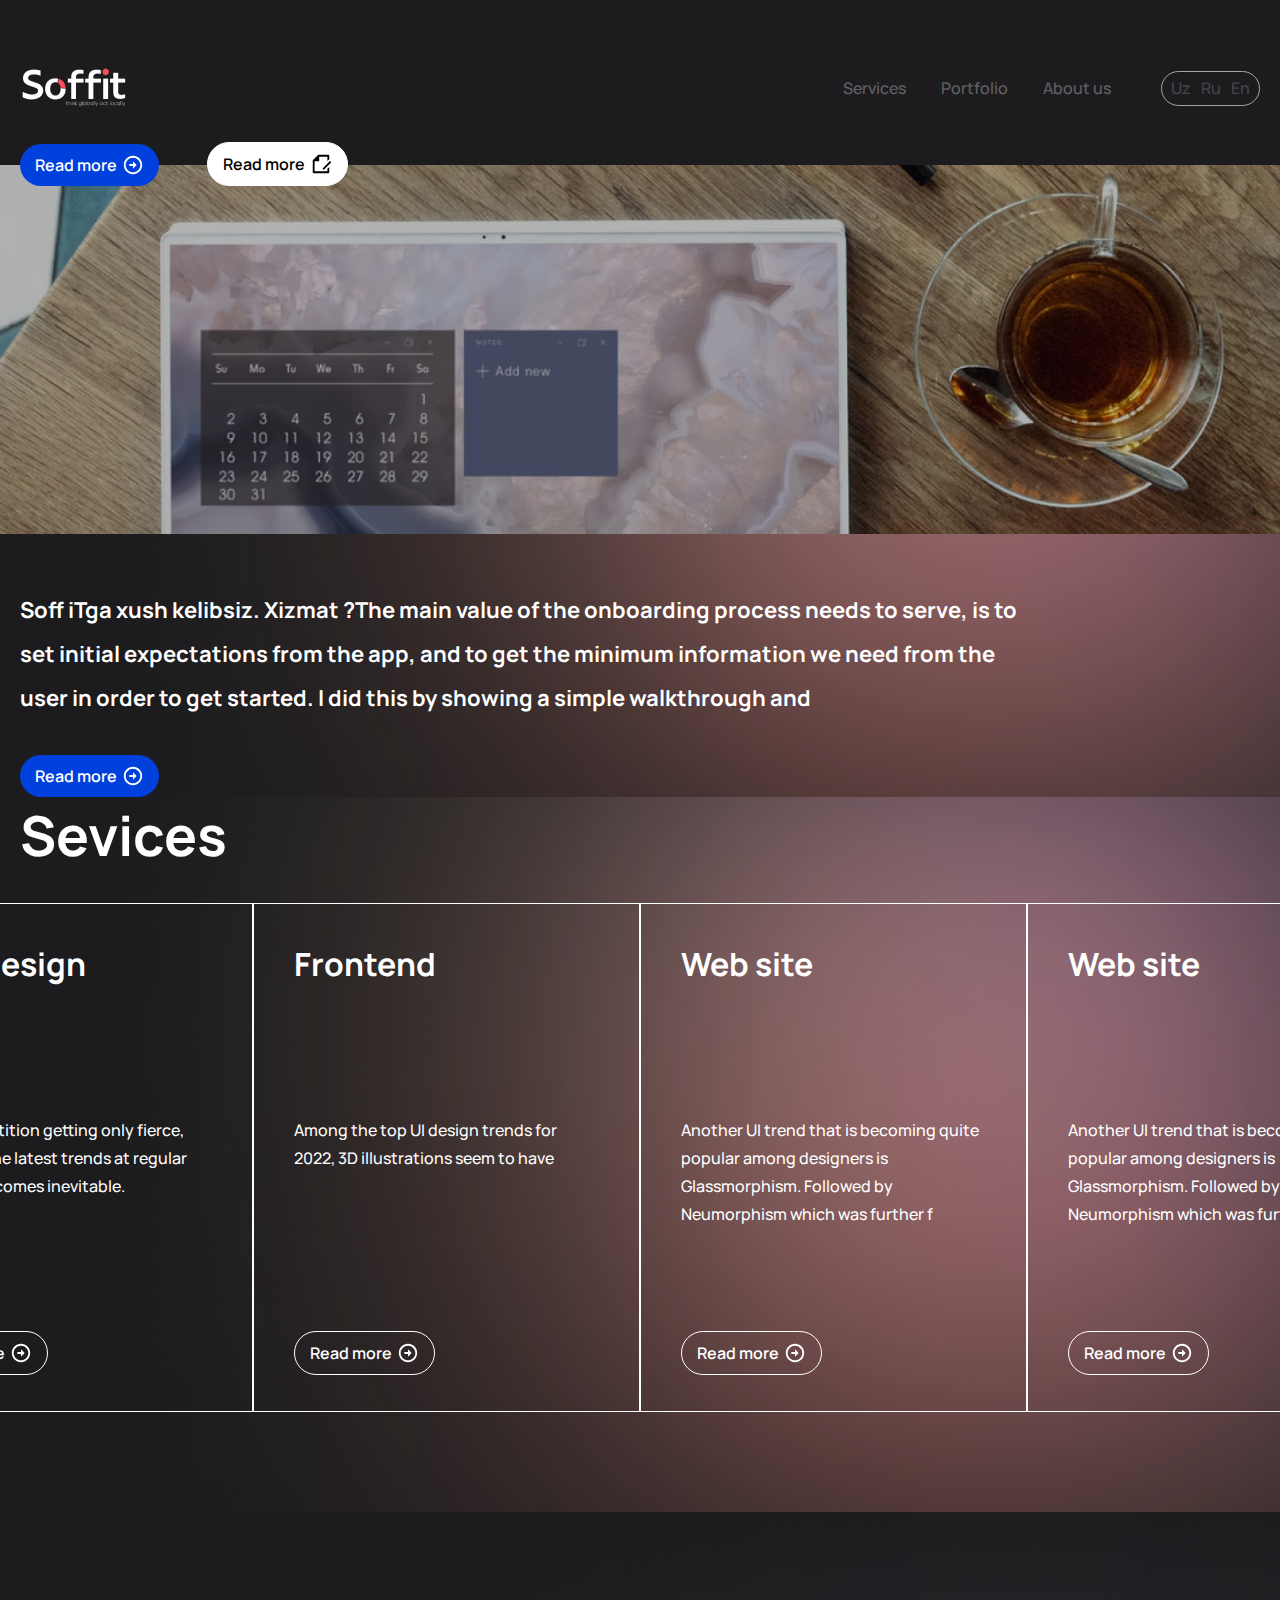
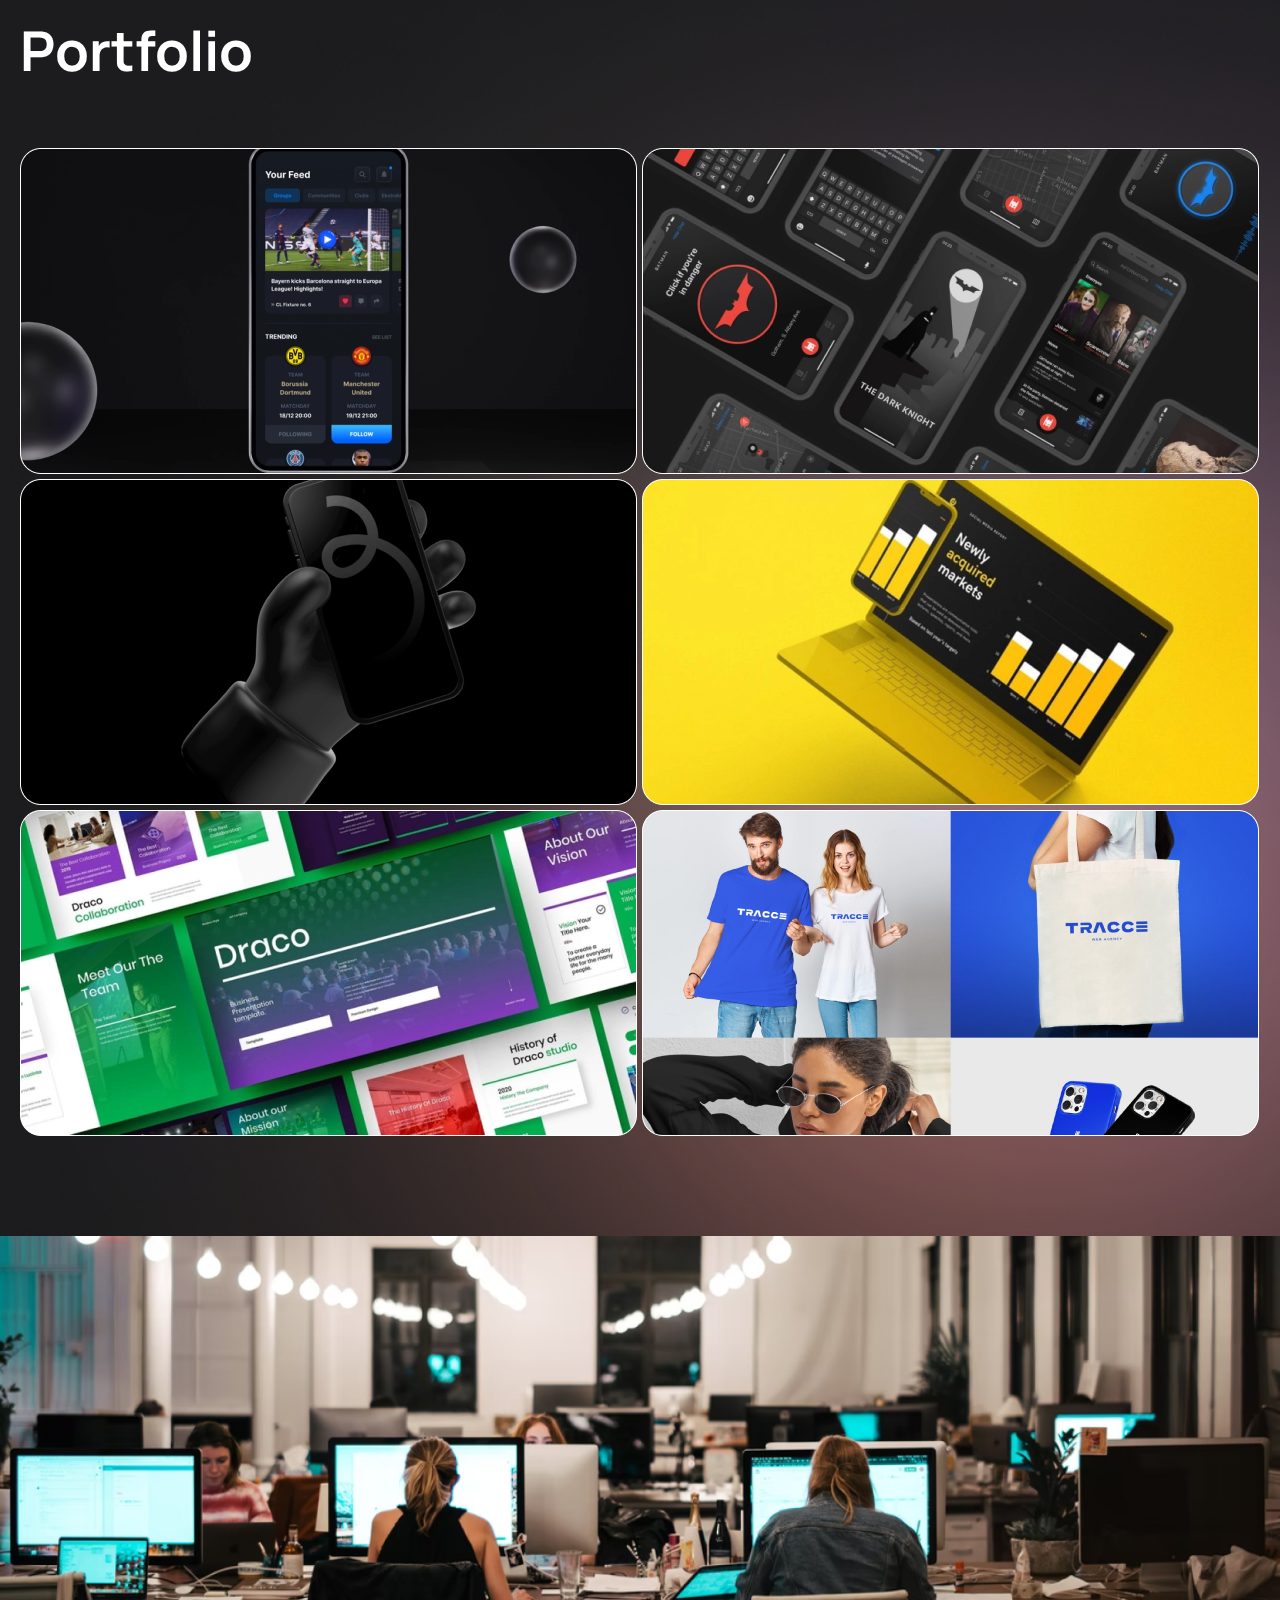
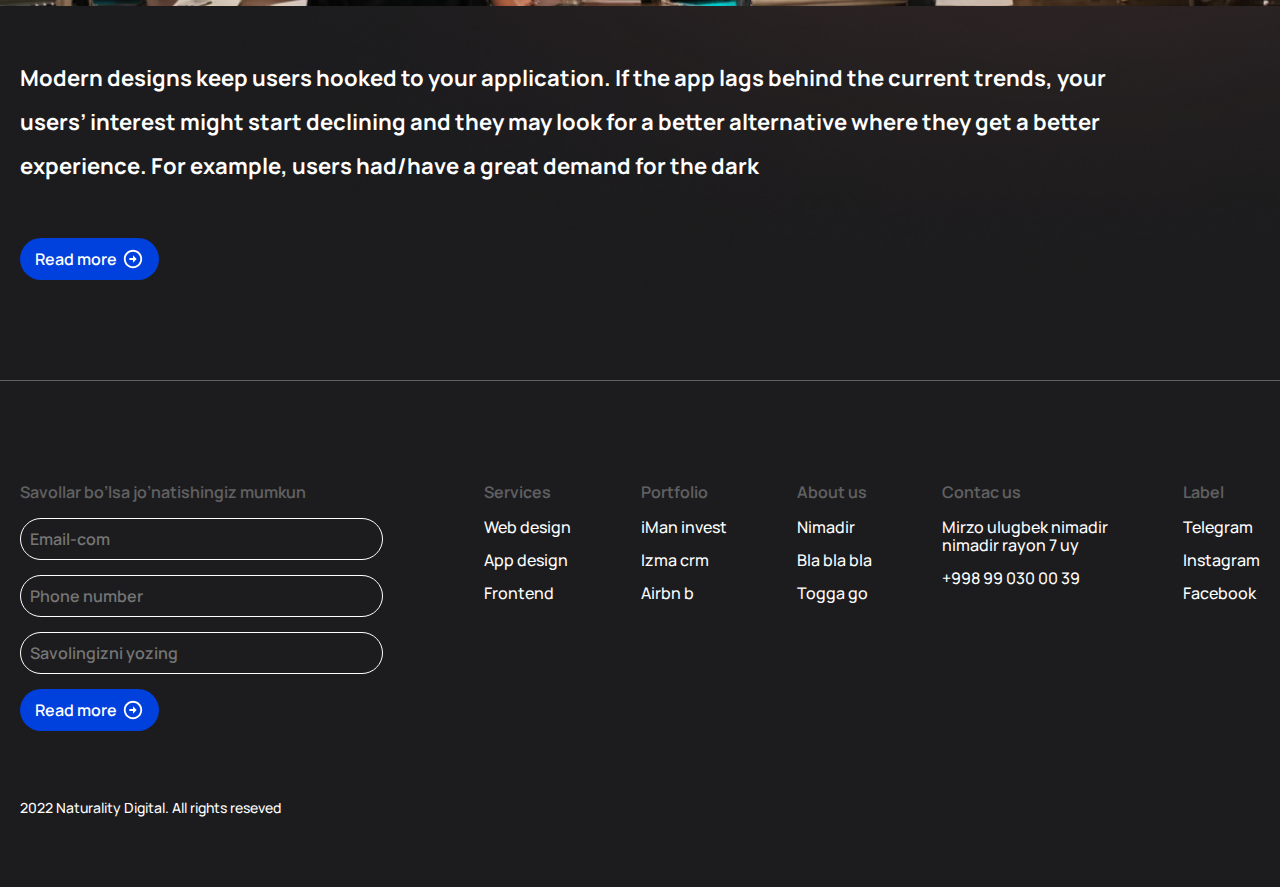
<file: index.html>
<!DOCTYPE html>
<html lang="en">

<head>
    <meta charset="UTF-8">
    <meta name="viewport" content="width=device-width, initial-scale=1.0">
    <title>Soffit-template</title>
    <link rel="stylesheet" href="./css/main.css">
    <link rel="stylesheet" href="./css/media.css">
</head>

<body>
    <header class="site-header">
        <div class="site-header-nav">
            <div class="container d-flex">
                <a href="#!" class="site-logo">
                    <img src="./img/logo-removebg 1.png" alt="" class="logo-img">
                </a>
                <div class="nav-menu">
                    <span class="nav-menu__line"></span>
                </div>
                <div class="site-nav__menu nav">
                    <ul class="site-list">
                        <a href="./services.html" class="site-link">Services</a>
                        <a href="./portfolio.html" class="site-link">Portfolio</a>
                        <a href="./aboutus.html" class="site-link">About us</a>
                    </ul>
                    <div class="site-nav-lan">
                        <a href="#!" class="site-lan">Uz</a>
                        <a href="#!" class="site-lan">Ru</a>
                        <a href="#!" class="site-lan">En</a>
                    </div>
                </div>
            </div>
        </div>
        <div class="site-header__hero">
            <div class="container hero__container">
                <a href="#!" class="hero__btn all-btn">Read more <img src="./img/Frame.svg" alt=""></a>
                <a href="#!" class="site-hero__btn all-btn">Read more <svg xmlns="http://www.w3.org/2000/svg" width="22"
                        height="22" viewBox="0 0 22 22" fill="none">
                        <g clip-path="url(#clip0_0_221)">
                            <path
                                d="M19.25 6.19261L17.4167 8.02595V3.66536H9.16669V8.2487H4.58336V18.332H17.4167V15.8048L19.25 13.9714V19.256C19.2498 19.4973 19.1538 19.7286 18.9831 19.8991C18.8124 20.0696 18.581 20.1654 18.3398 20.1654H3.66027C3.53989 20.1645 3.42086 20.14 3.30996 20.0931C3.19907 20.0463 3.09849 19.9781 3.01396 19.8923C2.92944 19.8066 2.86263 19.7051 2.81734 19.5936C2.77205 19.482 2.74918 19.3627 2.75002 19.2423V7.33203L8.25277 1.83203H18.3315C18.8375 1.83203 19.25 2.24911 19.25 2.74136V6.19261ZM19.9632 8.07178L21.2594 9.36887L14.1295 16.4987L12.8315 16.4969L12.8334 15.2025L19.9632 8.0727V8.07178Z"
                                fill="black" />
                        </g>
                        <defs>
                            <clipPath id="clip0_0_221">
                                <rect width="22" height="22" fill="white" />
                            </clipPath>
                        </defs>
                    </svg></a>
            </div>
            <img src="./img/HEADER-IMG.png" alt="" class="site-hero__img">
            <div class="container site-hero">
                <div class="site-hero__info">
                    <p class="site-hero__text">
                        Soff iTga xush kelibsiz. Xizmat ?The main value of the onboarding process needs to serve, is to
                        set initial expectations from the app, and to get the minimum information we need from the user
                        in order to get started. I did this by showing a simple walkthrough and
                    </p>
                    <a href="#!" class="site-hero-btn all-btn">Read more <img src="./img/Frame.svg" alt=""></a>
                </div>
            </div>
        </div>
    </header>
    <main class="main">
        <section class="sevices-section">
            <div class="container services-con">
                <h2 class=" section-title">Sevices</h2>
            </div>
            <div class="sevices-card">
                <div class=" card">
                    <h2 class="card-title">App design</h2>
                    <p class="card-text">An effective process, method, and offers to cover your daily basis needs with
                        the app</p>
                    <a href="#!" class="site-main-btn all-btn">Read more <img src="./img/Frame.svg" alt=""></a>
                </div>
                <div class="card">
                    <h2 class="card-title">Web design</h2>
                    <p class="card-text">With competition getting only fierce, compiling the latest trends at regular
                        intervals becomes inevitable.</p>
                    <a href="#!" class="site-main-btn">Read more <img src="./img/Frame.svg" alt=""></a>
                </div>
                <div class="card">
                    <h2 class="card-title">Frontend</h2>
                    <p class="card-text">Among the top UI design trends for 2022, 3D illustrations seem to have</p>
                    <a href="#!" class="site-main-btn">Read more <img src="./img/Frame.svg" alt=""></a>
                </div>
                <div class="card">
                    <h2 class="card-title">Web site</h2>
                    <p class="card-text">Another UI trend that is becoming quite popular among designers is
                        Glassmorphism. Followed by Neumorphism which was further f</p>
                    <a href="#!" class="site-main-btn">Read more <img src="./img/Frame.svg" alt=""></a>
                </div>
                <div class="card">
                    <h2 class="card-title">Web site</h2>
                    <p class="card-text">Another UI trend that is becoming quite popular among designers is
                        Glassmorphism. Followed by Neumorphism which was further f</p>
                    <a href="#!" class="site-main-btn">Read more <img src="./img/Frame.svg" alt=""></a>
                </div>
                <div class="card">
                    <h2 class="card-title">Frontend</h2>
                    <p class="card-text">Among the top UI design trends for 2022, 3D illustrations seem to have</p>
                    <a href="#!" class="site-main-btn">Read more <img src="./img/Frame.svg" alt=""></a>
                </div>
            </div>
        </section>
        <section class="portfolio-section">
            <div class="container portifolio-d-flex">
                <h2 class="section-title">Portfolio</h2>
                <div class="portfolio-card">
                    <div class="portifolio-image">
                        <img src="./img/Rectangle 2144.png" alt="404" class="portifolio-img">
                        <div class="portfolio-content">
                            <div class="portfolio-desc">
                                <p class="portfolio-dec__text">Make sure to plan the hierarchy of your project.</p>
                                <a href="#!" class="site-main-btn portfolio-btn">Read more <img src="./img/Frame.svg"
                                        alt="404"></a>
                            </div>
                        </div>
                    </div>
                    <div class="portifolio-image">
                        <img src="./img/Rectangle 2142.png" alt="404" class="portifolio-img">
                        <div class="portfolio-content">
                            <div class="portfolio-desc">
                                <p class="portfolio-dec__text">Make sure to plan the hierarchy of your project.</p>
                                <a href="#!" class="site-main-btn portfolio-btn">Read more <img src="./img/Frame.svg"
                                        alt="404"></a>
                            </div>
                        </div>
                    </div>
                    <div class="portifolio-image">
                        <img src="./img/Rectangle 2143.png" alt="404" class="portifolio-img">
                        <div class="portfolio-content">
                            <div class="portfolio-desc">
                                <p class="portfolio-dec__text">Make sure to plan the hierarchy of your project.</p>
                                <a href="#!" class="site-main-btn portfolio-btn">Read more <img src="./img/Frame.svg"
                                        alt="404"></a>
                            </div>
                        </div>
                    </div>
                    <div class="portifolio-image">
                        <img src="./img/Rectangle 2143 yellow.png" alt="404" class="portifolio-img">
                        <div class="portfolio-content">
                            <div class="portfolio-desc">
                                <p class="portfolio-dec__text">Make sure to plan the hierarchy of your project.</p>
                                <a href="#!" class="site-main-btn portfolio-btn">Read more <img src="./img/Frame.svg"
                                        alt="404"></a>
                            </div>
                        </div>
                    </div>
                    <div class="portifolio-image">
                        <img src="./img/Rectangle 2145.png" alt="404" class="portifolio-img">
                        <div class="portfolio-content">
                            <div class="portfolio-desc">
                                <p class="portfolio-dec__text">Make sure to plan the hierarchy of your project.</p>
                                <a href="#!" class="site-main-btn portfolio-btn">Read more <img src="./img/Frame.svg"
                                        alt="404"></a>
                            </div>
                        </div>
                    </div>
                    <div class="portifolio-image">
                        <img src="./img/Rectangle 2146.png" alt="404" class="portifolio-img">

                        <div class="portfolio-content">
                            <div class="portfolio-desc">
                                <p class="portfolio-dec__text">Make sure to plan the hierarchy of your project.</p>
                                <a href="#!" class="site-main-btn portfolio-btn">Read more <img src="./img/Frame.svg"
                                        alt="404"></a>
                            </div>
                        </div>
                    </div>
                </div>
            </div>
            <div class="portifolio-info">
                <img src="./img/Rectangle 13.png" alt="" class="info-img">
                <div class="container">
                    <p class="info-text">
                        Modern designs keep users hooked to your application. If the app lags behind the current
                        trends, your users’ interest might start declining and they may look for a better
                        alternative where they get a better experience. For example, users had/have a great demand
                        for the dark
                    </p>
                    <a href="#!" class="info-btn all-btn">Read more <img src="./img/Frame.svg" alt=""></a>
                </div>
            </div>
        </section>
    </main>
    <footer class="footer">
        <div class="line"></div>
        <div class="container footer-container">
            <div class="footer-menu">
                <ul class="footer-item">
                    <a href="#!" class="footer-title__link">Services</a>
                    <a href="#!" class="footer-link">Web design</a>
                    <a href="#!" class="footer-link">App design</a>
                    <a href="#!" class="footer-link">Frontend</a>
                </ul>
                <ul class="footer-item">
                    <a href="#!" class="footer-title__link">Portfolio</a>
                    <a href="#!" class="footer-link">iMan invest</a>
                    <a href="#!" class="footer-link">Izma crm</a>
                    <a href="#!" class="footer-link">Airbn b</a>
                </ul>
                <ul class="footer-item">
                    <a href="#!" class="footer-title__link">About us</a>
                    <a href="#!" class="footer-link">Nimadir</a>
                    <a href="#!" class="footer-link">Bla bla bla </a>
                    <a href="#!" class="footer-link">Togga go</a>
                </ul>
                <ul class="footer-item">
                    <a href="#!" class="footer-title__link">Contac us</a>
                    <a href="#!" class="footer-link">Mirzo ulugbek nimadir nimadir rayon 7 uy</a>
                    <a href="#!" class="footer-link">+998 99 030 00 39</a>
                </ul>
                <ul class="footer-item">
                    <a href="#!" class="footer-title__link">Label</a>
                    <a href="#!" class="footer-link">Telegram </a>
                    <a href="#!" class="footer-link">Instagram</a>
                    <a href="#!" class="footer-link">Facebook</a>
                </ul>
            </div>
                <form class="footer-quiz">
                    <a href="#!" class="footer-title__link">Savollar bo’lsa jo’natishingiz mumkun</a>
                    <input type="text" placeholder="Email-com" required class="quiz-input">
                    <input type="text" placeholder="Phone number" required class="quiz-input">
                    <input type="text" placeholder="Savolingizni yozing" required class="quiz-input">
                    <a href="#!" class="all-btn">Read more <img src="./img/Frame.svg" alt=""></a>
                    <p class="footer-text">2022 Naturality Digital. All rights reseved</p>
                </form>
        </div>
    </footer>
</body>

</html>
</file>
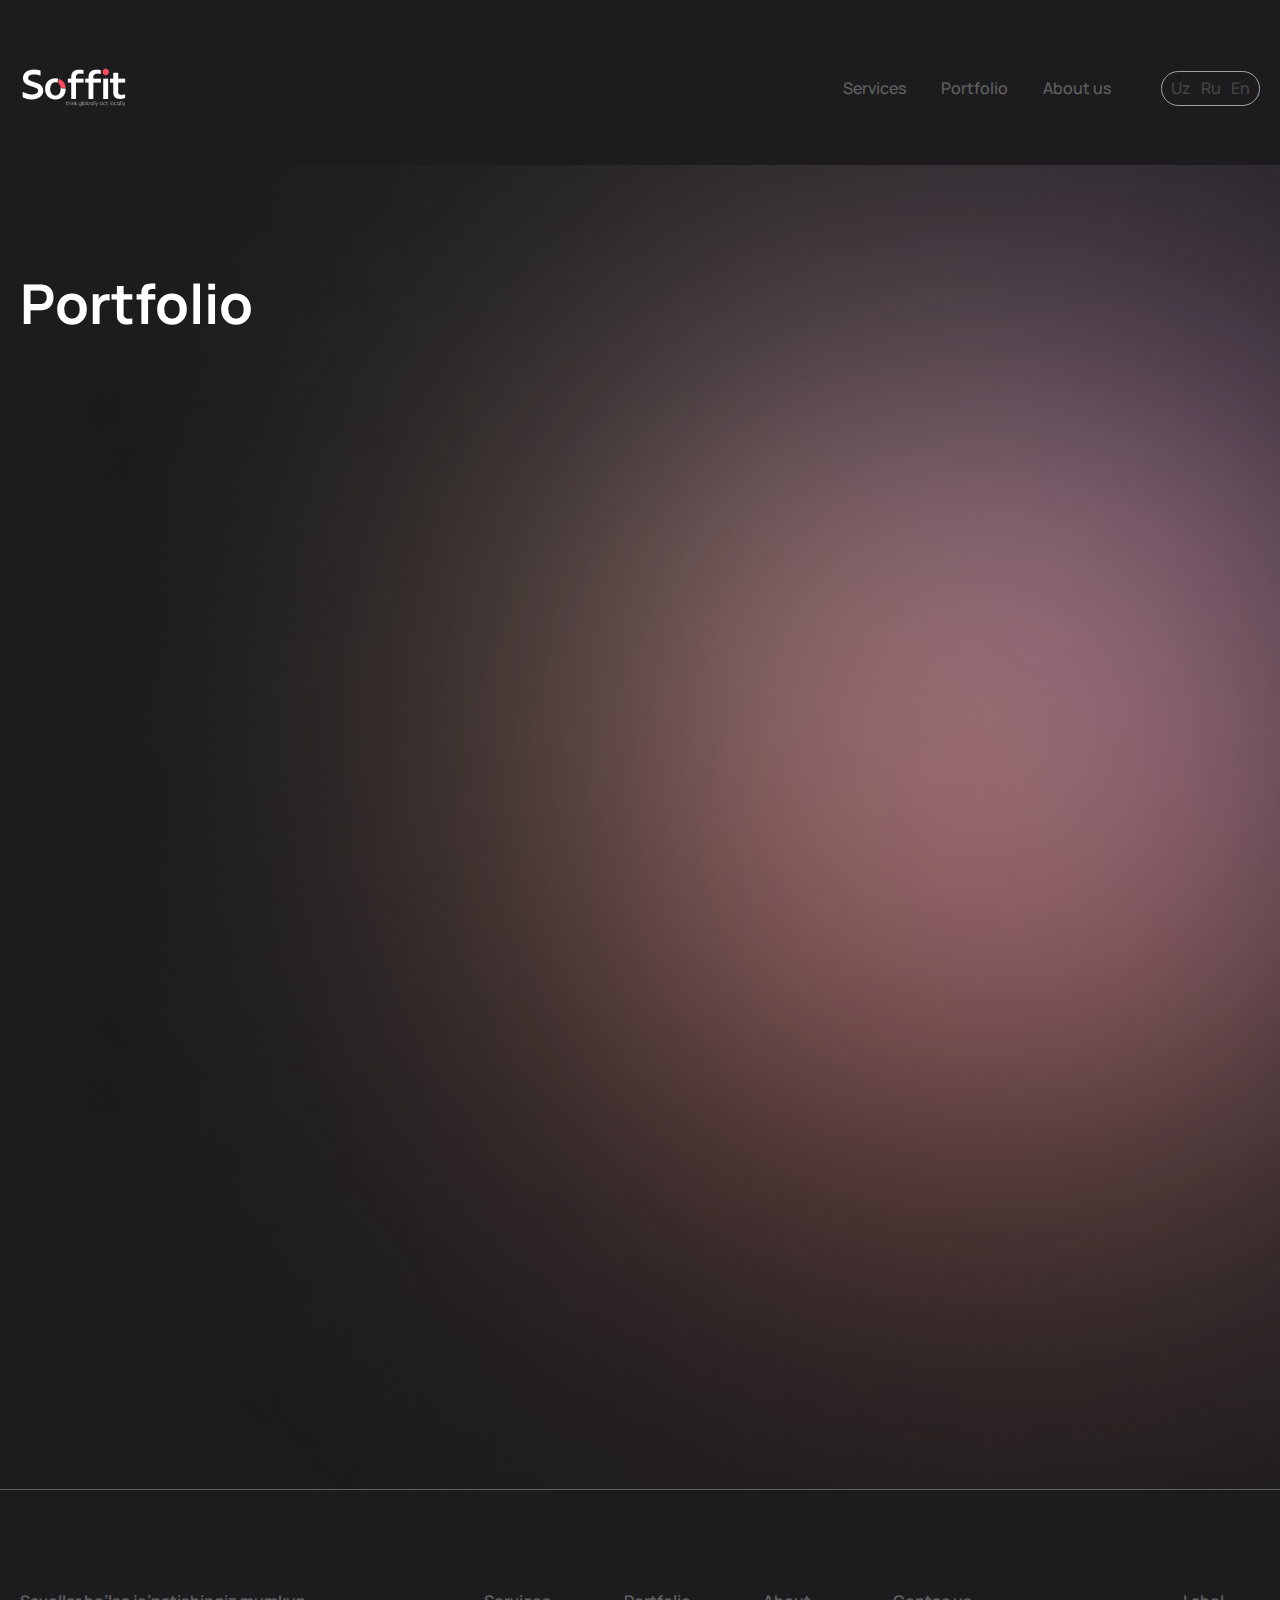
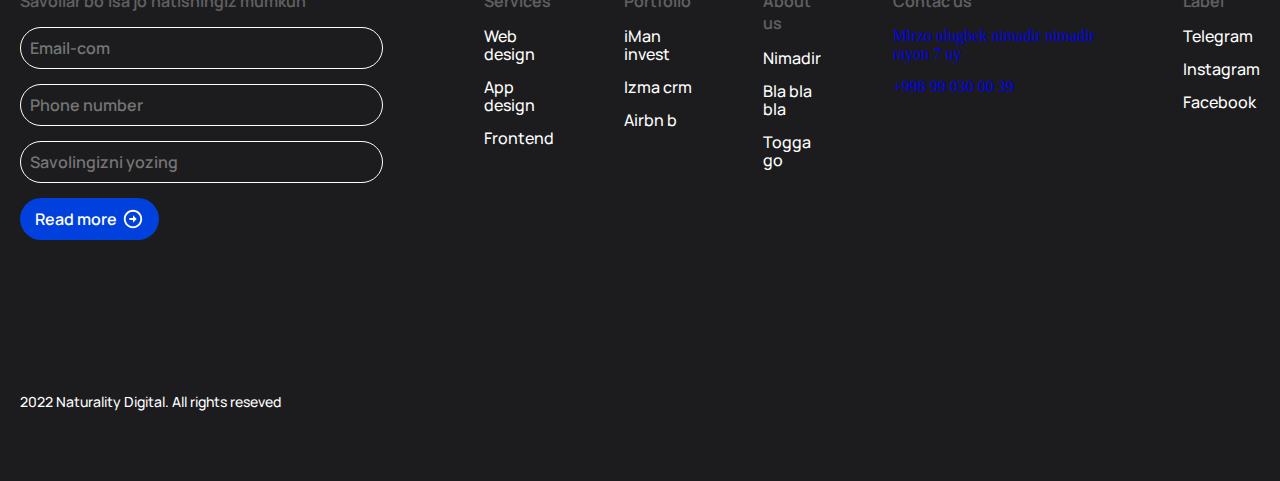
<file: portfolio.html>
<!DOCTYPE html>
<html lang="en">
<head>
    <meta charset="UTF-8">
    <meta name="viewport" content="width=device-width, initial-scale=1.0">
    <title>Document</title>
    <link rel="stylesheet" href="./css/main.css">
    <link rel="stylesheet" href="./css/media.css">
    <link rel="stylesheet" href="./css/about.css">
</head>
<body>
    <header class="site-header">
        <div class="site-header-nav">
            <div class="container d-flex">
                <a href="#!" class="site-logo">
                    <img src="./img/logo-removebg 1.png" alt="" class="logo-img">
                </a>
                <div class="site-nav__menu">
                    <ul class="site-list">
                        <a href="./services.html" class="site-link">Services</a>
                        <a href="./portfolio.html" class="site-link">Portfolio</a>
                        <a href="./aboutus.html" class="site-link">About us</a>
                    </ul>
                    <div class="site-nav-lan">
                        <a href="#!" class="site-lan">Uz</a>
                        <a href="#!" class="site-lan">Ru</a>
                        <a href="#!" class="site-lan">En</a>
                    </div>
                </div>
            </div>
        </div>
    </header>
    <main class="main">
        <section class="portfolio-section">
            <div class="container portifolio-d-flex">
                <h2 class="section-title">Portfolio</h2>
                <div class="portfolio-card">
                    <img src="./img/Rectangle 2144.png" alt="404" class="portifolio-img">
                    <img src="./img/Rectangle 2142.png" alt="404" class="portifolio-img">
                    <img src="./img/Rectangle 2143.png" alt="404" class="portifolio-img">
                    <img src="./img/Rectangle 2143 yellow.png" alt="404" class="portifolio-img">
                    <img src="./img/Rectangle 2145.png" alt="404" class="portifolio-img">
                    <img src="./img/Rectangle 2146.png" alt="404" class="portifolio-img">
                </div>
            </div>
        </section>
    </main>
    <footer class="footer">
        <div class="line"></div>
        <div class="container footer-container">
            <div class="footer-question">
            <form action="" class="footer-quiz">
                <a href="#!" class="footer-title__link">Savollar bo’lsa jo’natishingiz mumkun</a>
                <input type="text" placeholder="Email-com" required class="quiz-input">
                <input type="text" placeholder="Phone number" required class="quiz-input">
                <input type="text" placeholder="Savolingizni yozing" required class="quiz-input">
            </form>
            <a href="#!" class="info-btn all-btn">Read more <img src="./img/Frame.svg" alt=""></a>
            <p class="footer-text">2022 Naturality Digital. All rights reseved</p>
            </div>  
            <div class="footer-menu">
                <ul class="footer-item">
                    <a href="#!" class="footer-title__link">Services</a>
                    <a href="#!" class="footer-link">Web design</a>
                    <a href="#!" class="footer-link">App design</a>
                    <a href="#!" class="footer-link">Frontend</a>
                </ul>
                <ul class="footer-item">
                    <a href="#!" class="footer-title__link">Portfolio</a>
                    <a href="#!" class="footer-link">iMan invest</a>
                    <a href="#!" class="footer-link">Izma crm</a>
                    <a href="#!" class="footer-link">Airbn b</a>
                </ul>
                <ul class="footer-item">
                    <a href="#!" class="footer-title__link">About us</a>
                    <a href="#!" class="footer-link">Nimadir</a>
                    <a href="#!" class="footer-link">Bla bla bla </a>
                    <a href="#!" class="footer-link">Togga go</a>
                </ul>
                <ul class="footer-item">
                    <a href="#!" class="footer-title__link">Contac us</a>
                    <a href="#!" class="footer-link__contac">Mirzo ulugbek nimadir nimadir rayon 7 uy</a>
                    <a href="#!" class="footer-link__contac">+998 99 030 00 39</a>
                </ul>
                <ul class="footer-item">
                    <a href="#!" class="footer-title__link">Label</a>
                    <a href="#!" class="footer-link">Telegram </a>
                    <a href="#!" class="footer-link">Instagram</a>
                    <a href="#!" class="footer-link">Facebook</a>
                </ul>
            </div>
        </div>
    </footer>
</body>
</html>
</file>
<file: css/main.css>
@import url("https://fonts.googleapis.com/css2?family=Manrope:wght@200..800&display=swap");

* {
    margin: 0;
    padding: 0;
    box-sizing: border-box;
}

a {
    text-decoration: none;
}

li {
    list-style: none;
}

:root {
    --dark: #1C1C1E;
    --white: #FFF;
    --blue: #0040DD;
}
body {
    background-color: #000;
}
.all-btn {
    display: inline-flex;
    padding: 10px 15px;
    justify-content: center;
    align-items: center;
    gap: 5px;
    background-color: var(--blue);
    border-radius: 50px;
    color: var(--white);
    font-family: "Manrope";
    font-size: 16px;
    font-weight: 600;
}

.site-header {
    width: 100%;
    background-color: var(--dark);
    padding-top: 65px;
}

.container {
    max-width: 1240px;
    width: 100%;
    margin: auto;
}

.d-flex {
    display: flex;
    justify-content: space-between;
    align-items: center;
    padding-bottom: 85px;
}

.site-header-nav {
    background: var(--dark-blue);
    width: 100%;
    height: 100px;
}

.site-nav__menu {
    display: flex;
    column-gap: 50px;
    align-items: center;
}
.nav {
    display: flex;
}
.site-list {
    display: flex;
    column-gap: 35px;
}

.site-link {
    display: block;
    color: #FFF;
    font-family: "Manrope";
    font-size: 16px;
    font-style: normal;
    font-weight: 500;
    line-height: 23px;
    opacity: 0.3;
    position: relative;
}

.site-nav-lan {
    display: flex;
    align-items: center;
    justify-content: center;
    border-radius: 75px;
    border: 1px solid #FFF;
    column-gap: 10px;
    width: 99px;
    height: 35px;
    opacity: 0.6;
}

.site-lan {
    color: #FFF;
    font-family: "Manrope";
    font-size: 16px;
    font-weight: 500;
    line-height: 23px;
    opacity: 0.3;
    position: relative;
}

.site-lan:active {
    color: var(--white);
    opacity: 1;
}

.hero__container {
    position: relative;
}

.hero__btn {
    position: absolute;
    bottom: -21px;
}

.site-hero__btn {
    position: absolute;
    left: 187px;
    bottom: -21px;
}

.site-header__title {
    color: var(--white);
    font-family: "Manrope";
    font-size: 35px;
    font-weight: 700;
    margin-bottom: 51px;
}

.site-header__hero {
    background: url(../img/Rectangle\ \(1\).png) no-repeat center center/ cover;
}

.site-hero__btn {
    color: #000;
    font-family: Manrope;
    font-size: 16px;
    font-style: normal;
    font-weight: 600;
    line-height: normal;
    border: 1px solid #FFF;
    background: #FFF;
}

.site-hero__img {
    width: 100%;
    padding-bottom: 50px;
}

.site-hero__info {
    display: inline-flex;
    flex-direction: column;
    align-items: flex-start;
    gap: 35px;
}

.site-hero__text {
    width: 1021px;
    color: #FFF;
    font-family: "Manrope";
    font-size: 22px;
    font-weight: 700;
    line-height: 44px;
}

.site-about-text {
    width: 1060px;
    margin-bottom: 66px;
}

.text-color {
    color: #0040DD;
    font-family: "Manrope";
    font-size: 22px;
    font-weight: 700;
    line-height: 44px;
}

/* MAIN START */
.main {
    background: var(--dark);
    /* background: url(../img/Rectangle\ \(1\).png) no-repeat center center/ cover; */
}

.sevices-section {
    background: url(../img/Rectangle\ \(1\).png) no-repeat center center/ cover;

}

.section-title {
    color: var(--white);
    font-family: "Manrope";
    font-size: 55px;
    font-weight: 700;
    padding-bottom: 30px;
}

.sevices-card {
    max-width: 1470px;
    width: 100%;
    margin: auto;
    display: flex;
    justify-content: center;
    overflow-x: auto;
}

.card {
    width: 406px;
    height: 509px;
    padding: 40px;
    border: 1px solid white;
    margin-bottom: 100px;
}

.card:hover {
    background-image: radial-gradient(circle, pink, indigo, yellow, #800080, #0000ff,
            #00ffff, #00ff00);
}

.card-title {
    color: var(--white);
    font-family: "Manrope";
    font-size: 32px;
    font-weight: 700;
    line-height: 40px;
    /* 125% */
}

.card-text {
    width: 305px;
    max-height: 112px;
    height: 112px;
    color: var(--white);
    font-family: "Manrope";
    font-size: 16px;
    font-weight: 500;
    line-height: 28px;
    margin-top: 132px;
}

.site-main-btn {
    display: inline-flex;
    padding: 10px 15px;
    justify-content: center;
    align-items: center;
    gap: 5px;
    border: 1px solid var(--white);
    border-radius: 50px;
    color: var(--white);
    font-family: "Manrope";
    font-size: 16px;
    font-weight: 600;
    margin-top: 103px;
}

.portfolio-section {
    background-color: var(--dark);
    background: url(../img/bg.png) no-repeat center center/ cover;
}

.portifolio-d-flex {
    padding-top: 100px;
}

.portfolio-card {
    width: 100%;
    padding-top: 30px;
    display: flex;
    flex-wrap: wrap;
    gap: 5px;
    padding-bottom: 100px;
}

.portifolio-image {
    width: 617px;
    height: 326px;
    position: relative;
}

.portifolio-img {
    z-index: -1;
}

.portfolio-content {
    width: 100%;
    height: 100%;
    padding-bottom: 30px;
    padding-left: 30px;
    padding-right: 30px;
    border-radius: 21px;
    border: 1px solid var(--white);
    background: linear-gradient(0deg, rgba(124, 124, 124, 0.20) 0%, rgba(124, 124, 124, 0.20) 100%);
    position: absolute;
    top: 0;
    left: 0;
    display: flex;
    flex-direction: column;
    align-items: center;
    justify-content: flex-end;
    opacity: 0;
    transition: .5s;
}

.portfolio-content:hover {
    opacity: 1;
    cursor: pointer;
}

.portfolio-desc {
    padding: 16px 20px;
    display: flex;
    align-items: center;
    column-gap: 112px;
    border-radius: 66px;
    background: rgba(196, 196, 196, 0.10);
    box-shadow: -21.667px 21.667px 21.667px 0px rgba(255, 255, 255, 0.10) inset, 21.667px -21.667px 21.667px 0px rgba(149, 149, 149, 0.10) inset;
    backdrop-filter: blur(21.66666603088379px);
}

.portfolio-dec__text {
    max-width: 256px;
    width: 100%;
    color: var(--white);
    font-family: "Manrope";
    font-size: 20px;
    font-weight: 800;
}
.portfolio-btn {
    margin: 0;
    
}
.portfolio-btn {
    display: inline-flex;
    padding: 10px 15px;
    justify-content: center;
    align-items: center;
    gap: 5px;
    border-radius: 50px;
    font-size: 10px;
    font-weight: 400;
}

.portifolio-info {
    display: flex;
    flex-direction: column;
    row-gap: 50px;
}

.info-img {
    width: 100%;
}

.info-text {
    width: 1129px;
    color: #FFF;
    font-family: "Manrope";
    font-size: 22px;
    font-style: normal;
    font-weight: 700;
    line-height: 44px;
    /* 200% */
    margin-bottom: 35px;
}

.info-btn {
    margin-top: 15px;
    margin-bottom: 100px;
}
/* footer */
footer {
    background-color: var(--dark);
    padding-bottom: 70px;
}

.line {
    width: 100%;
    height: 1px;
    opacity: 0.3;
    background-color: var(--white);
}

.footer-container {
    padding-top: 100px;
    display: flex;
    column-gap: 101px;
}

.footer-quiz {
    display: flex;
    flex-direction: column;
    row-gap: 15px;
    align-items: flex-start;
}

.quiz-input {
    padding: 20px 9px;
    width: 363px;
    height: 40px;
    border-radius: 50px;
    border: 1px solid var(--white);
    background-color: var(--dark);
    color: var(--white);
    font-family: "Manrope";
    font-size: 16px;
    font-weight: 600;
}

.footer-text {
    color: var(--white);
    font-family: "Manrope";
    font-size: 14px;
    font-weight: 500;
    margin-top: 52px;
}

.footer-menu {
    display: flex;
    column-gap: 70px;
    order: 1;
}

.footer-item {
    display: flex;
    flex-direction: column;
    row-gap: 15px;
    flex-wrap: wrap;
}

.footer-title__link {
    color: var(--white);
    font-family: "Manrope";
    font-size: 16px;
    font-weight: 600;
    opacity: 0.3;
}

.footer-link {
    max-width: 171px;
    color: var(--white);
    font-family: "Manrope";
    font-size: 16px;
    font-weight: 500;
    line-height: 18px;
}
</file>
<file: css/media.css>
:root {
    --dark: #1C1C1E;
    --white: #FFF;
    --blue: #0040DD;
}

/* descktop */
@media (max-width: 1440px) {}

@media (max-width: 1320px) {}

@media (max-width: 1290px) {}

@media (max-width: 1170px) {}

@media (max-width: 1140px) {}

@media (max-width: 1024px) {}

/* Tab */
@media (max-width: 992px) {}

@media (max-width: 850px) {}

/* Mobile */
@media (max-width: 768px) {}

@media (max-width: 684px) {}

/* mobile < 576 */
@media (max-width: 576px) {

    .site-hero__text {
        width: 335px;
        font-size: 16px;
        font-weight: 600;
        line-height: 26px;
    }

    .section-title {
        font-size: 35px;
        font-weight: 700;
    }

    
    .info-text {
        width: 349px;
        font-size: 16px;
        font-weight: 600;
        line-height: 26px;
    }

    .quiz-input {
        width: 343px;
    }
}

@media (max-width: 480px) {}

@media (max-width: 412px) {}

@media (max-width: 375px) {
    .container {
        max-width: 335px;
        width: 100%;
        margin: auto;
    }

    .nav-menu {
        width: 40px;
        height: 40px;
        display: flex;
        align-items: center;
    }

    .nav-menu__line {
        width: 100%;
        height: 2px;
        background-color: white;
        display: block;
        position: relative;
        transition: .3s;
    }

    .nav-menu__line::before {
        content: "";
        display: block;
        width: 100%;
        height: 100%;
        background-color: white;
        position: absolute;
        top: -10px;
        position: relative;
        transition: .4s;
    }

    .nav-menu__line::after {
        content: "";
        display: block;
        width: 100%;
        height: 100%;
        background-color: white;
        position: absolute;
        top: 10px;
        transition: .4s;
    }

    .nav-menu:hover .nav-menu__line::before {
        transform: rotate(45deg);
        top: 0;
    }

    .nav-menu:hover .nav-menu__line::after {
        transform: rotate(-45deg);
        top: 0;
    }

    .nav-menu:hover .nav-menu__line {
        background-color: transparent;
    }

    .nav {
        position: fixed;
        flex-direction: column;
        background-color: var(--dark);
        width: 100%;
        height: 100vh;
        z-index: -99;
        top: 0;
        left: 0;
        align-items: center;
        justify-content: center;
        transform: scale(0);
        transition: .5s;
    }

    .site-hero__text {
        width: 335px;
        font-size: 16px;
        font-weight: 600;
        line-height: 26px;
    }

    .section-title {
        font-size: 35px;
        font-weight: 700;
    }
    .portifolio-img {
        width: 343px;
        height: 182px;
    }
    
    .portifolio-image {
        width: 343px;
        height: 182px;
    }
    
    .portfolio-desc {
        padding: 5px 10px;
        column-gap: 50px;
        border-radius: 21px;
    }

    .portfolio-dec__text {
        max-width: 200px;
        width: 100%;
        font-size: 10px;
        font-weight: 300;
    }

    .portfolio-btn {
        display: inline-flex;
        padding: 7px 7px;
        justify-content: center;
        align-items: center;
        gap: 5px;
        border-radius: 50px;
        font-size: 10px;
        font-weight: 400;
        width: 190px;
    }

    .nav-menu:hover~.nav {
        transform: scale(1);
    }

    .info-text {
        width: 349px;
        font-size: 16px;
        font-weight: 600;
        line-height: 26px;
    }

    .site-nav__menu {
        display: none;
    }

    .btn {
        display: inline;
    }

    .gallery-img {
        width: 340px;
        height: 190px;
        border-radius: 21px;
        border: 1px solid --white;
        background: url(<path-to-image>), lightgray 50% / cover no-repeat;
    }
    .footer-container {
        flex-direction: column;
        gap: 60px;
    }

    .footer-menu {
        flex-wrap: wrap;
        gap: 60px;
        order: -1 !important;

    }
}

@media (max-width: 320px) {}
</file>
<file: css/about.css>
/* about us */
.aboutus-img {
    column-gap: 80px;
}

.gallery-img {
    border-radius: 21px;
    border: 1px solid --white;
    background: url(<path-to-image>), lightgray -218px -226.383px / 117.581% 220.738% no-repeat;
    margin-bottom: 60px;
}

.aboutus-section {
    margin-bottom: 30px;
}

/* about us */
</file>
